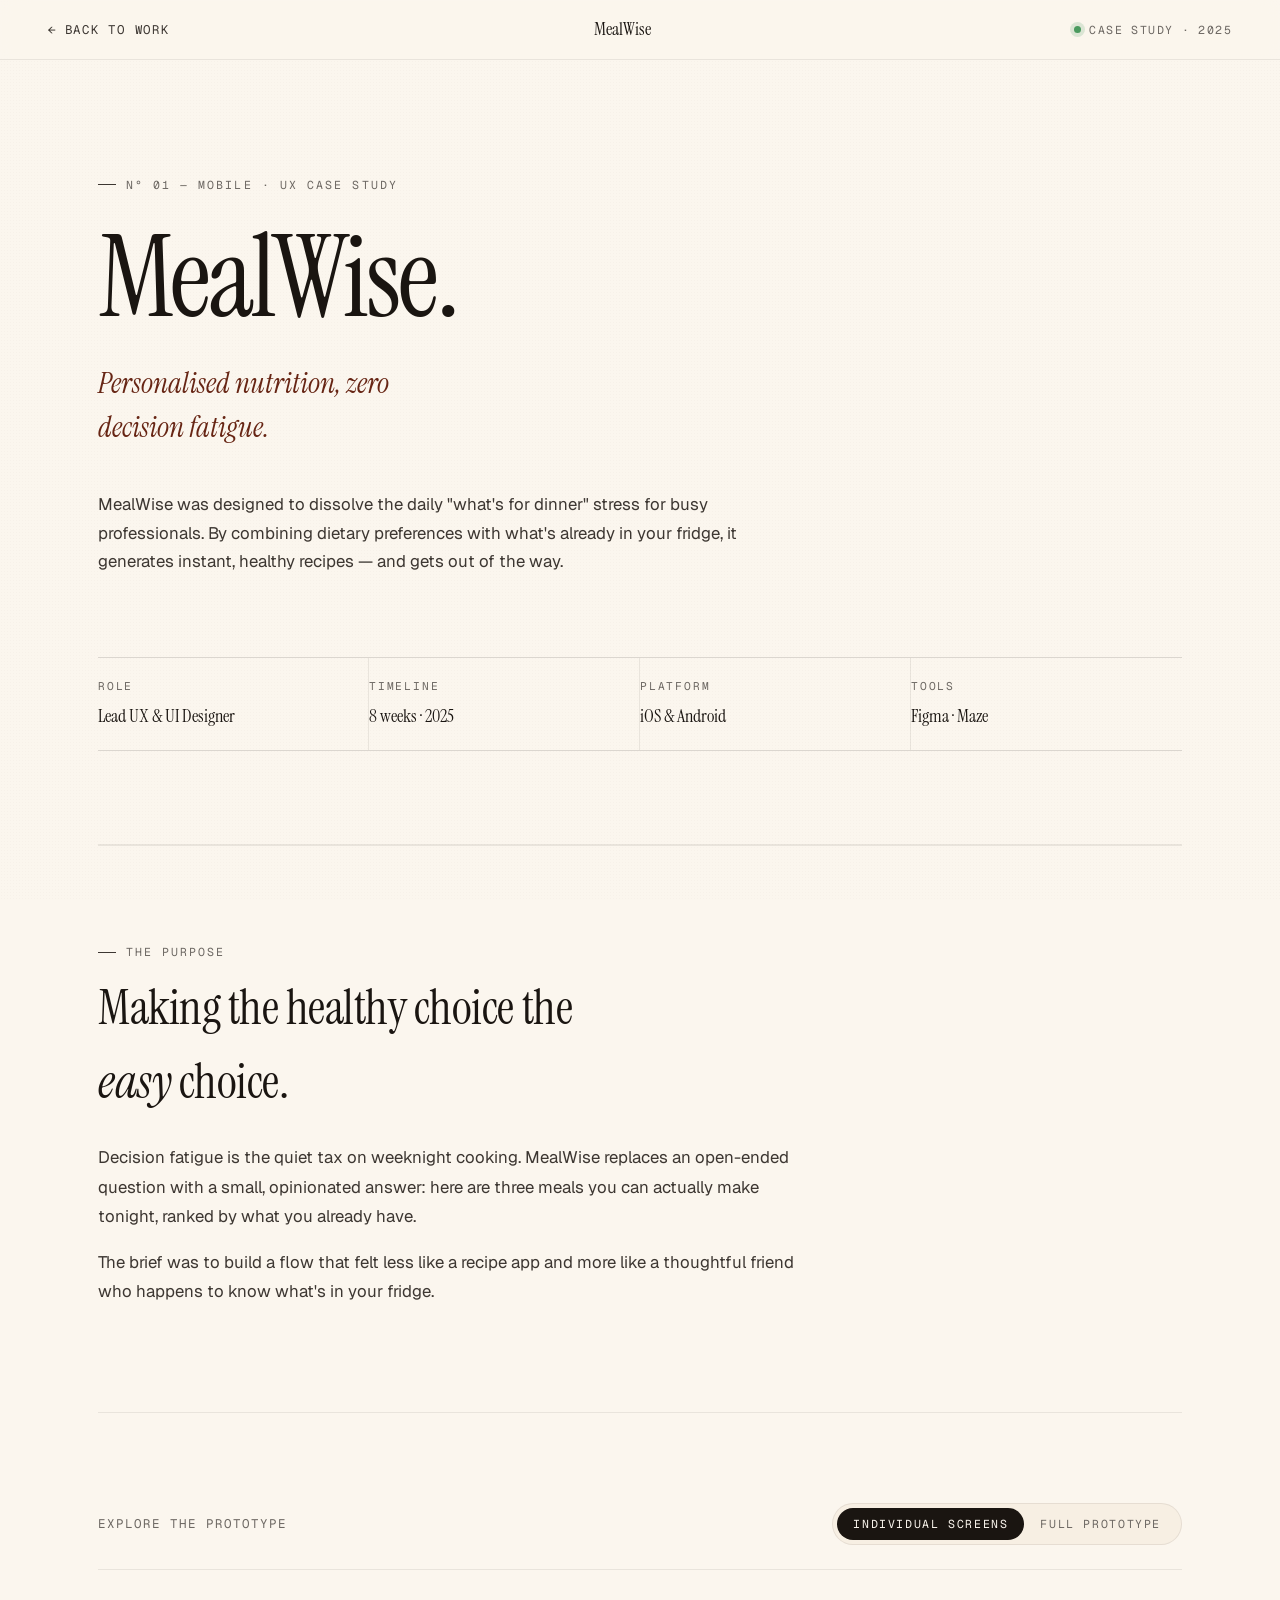
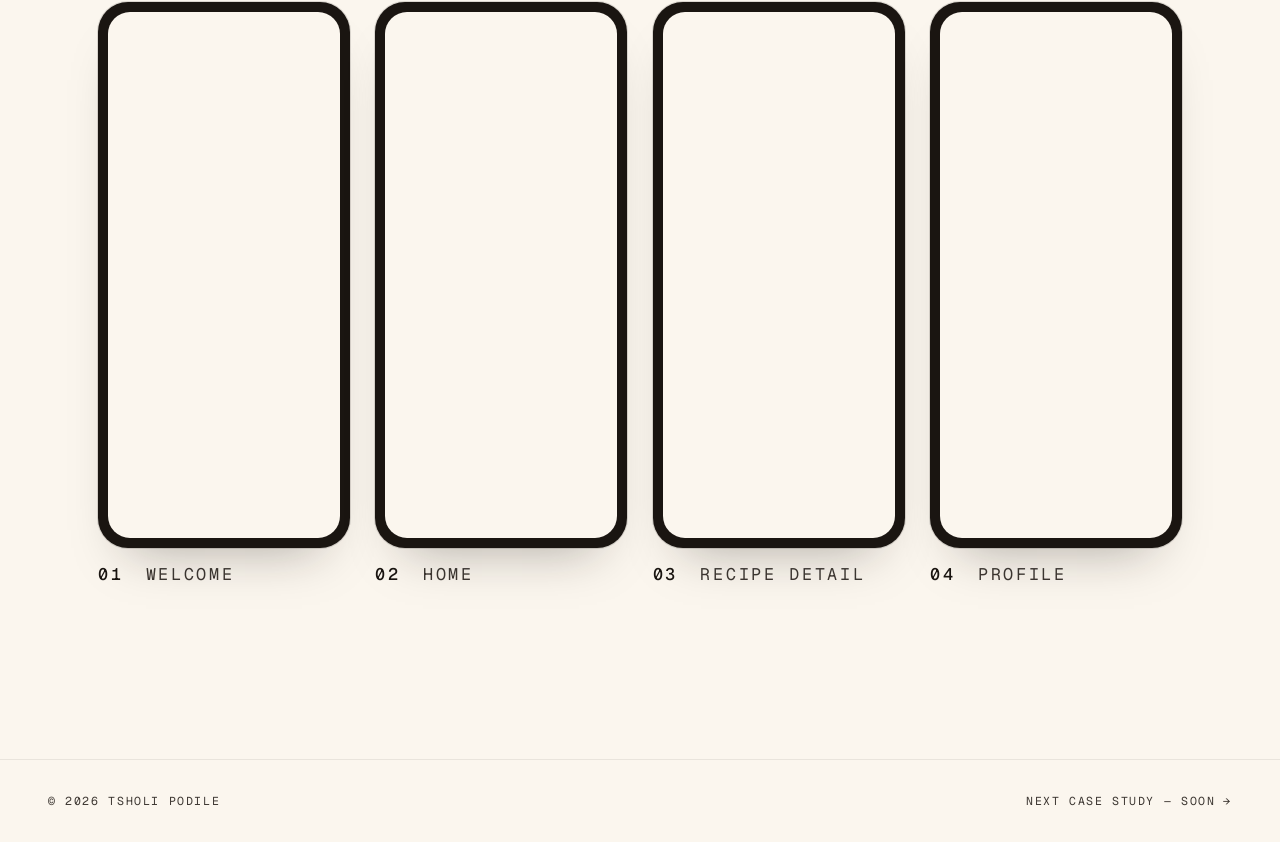
<file: mealwise.html>
<!DOCTYPE html>
<html lang="en">
<head>
  <meta charset="UTF-8">
  <meta name="viewport" content="width=device-width, initial-scale=1.0">
  <title>MealWise — Case Study · Tsholi Podile</title>
  <link rel="preconnect" href="https://fonts.googleapis.com">
  <link rel="preconnect" href="https://fonts.gstatic.com" crossorigin>
  <link href="https://fonts.googleapis.com/css2?family=Geist+Mono:wght@400;500&family=Geist:wght@400;500;600&family=Instrument+Serif:ital@0;1&display=swap" rel="stylesheet">
  <link rel="stylesheet" href="style.css">
  <script src="script.js" defer></script>
</head>
<body class="case-body">

  <header class="case-nav">
    <a href="index.html" class="back">
      <span class="arrow" aria-hidden="true">←</span>
      Back to work
    </a>
    <span class="case-title">MealWise</span>
    <span class="nav-status">
      <span class="status-dot" aria-hidden="true"></span>
      <span>Case study · 2025</span>
    </span>
  </header>

  <main class="case-container">

    <section class="case-hero">
      <span class="eyebrow">N° 01 — Mobile · UX Case Study</span>
      <h1>MealWise.</h1>
      <p class="tagline">Personalised nutrition, <em>zero decision fatigue.</em></p>
      <p class="lead">
        MealWise was designed to dissolve the daily "what's for dinner" stress
        for busy professionals. By combining dietary preferences with what's
        already in your fridge, it generates instant, healthy recipes — and
        gets out of the way.
      </p>

      <dl class="case-facts">
        <div>
          <dt>Role</dt>
          <dd>Lead UX & UI Designer</dd>
        </div>
        <div>
          <dt>Timeline</dt>
          <dd>8 weeks · 2025</dd>
        </div>
        <div>
          <dt>Platform</dt>
          <dd>iOS &amp; Android</dd>
        </div>
        <div>
          <dt>Tools</dt>
          <dd>Figma · Maze</dd>
        </div>
      </dl>
    </section>

    <section class="case-section">
      <span class="eyebrow">The Purpose</span>
      <h2>Making the healthy choice the <em>easy</em> choice.</h2>
      <p>
        Decision fatigue is the quiet tax on weeknight cooking. MealWise
        replaces an open-ended question with a small, opinionated answer:
        here are three meals you can actually make tonight, ranked by what
        you already have.
      </p>
      <p>
        The brief was to build a flow that felt less like a recipe app and
        more like a thoughtful friend who happens to know what's in your
        fridge.
      </p>
    </section>

    <section class="case-section">
      <div class="view-switcher">
        <span class="label">Explore the prototype</span>
        <div class="toggle-group" role="tablist">
          <button class="active" data-view="grid" role="tab">Individual screens</button>
          <button data-view="proto" role="tab">Full prototype</button>
        </div>
      </div>

      <div id="staticScreens" class="screen-grid">
        <div class="embed-card">
          <div class="phone-frame">
            <iframe src="https://www.figma.com/embed?embed_host=share&url=https://www.figma.com/design/zm5qPM3ypKiXLVKnBFITBz/MealWise--Copy-?node-id=670-266&t=kK4HNECKpe9uZLGv-4" allowfullscreen></iframe>
          </div>
          <p class="embed-caption"><b>01</b> Welcome</p>
        </div>
        <div class="embed-card">
          <div class="phone-frame">
            <iframe src="https://www.figma.com/embed?embed_host=share&url=https://www.figma.com/design/zm5qPM3ypKiXLVKnBFITBz/MealWise--Copy-?node-id=670-3616&t=kK4HNECKpe9uZLGv-4" allowfullscreen></iframe>
          </div>
          <p class="embed-caption"><b>02</b> Home</p>
        </div>
        <div class="embed-card">
          <div class="phone-frame">
            <iframe src="https://www.figma.com/embed?embed_host=share&url=https://www.figma.com/design/zm5qPM3ypKiXLVKnBFITBz/MealWise--Copy-?node-id=670-1988&t=r9uacUH4hNelEDrf-4" allowfullscreen></iframe>
          </div>
          <p class="embed-caption"><b>03</b> Recipe Detail</p>
        </div>
        <div class="embed-card">
          <div class="phone-frame">
            <iframe src="https://www.figma.com/embed?embed_host=share&url=https://www.figma.com/design/zm5qPM3ypKiXLVKnBFITBz/MealWise--Copy-?node-id=670-329&t=r9uacUH4hNelEDrf-4" allowfullscreen></iframe>
          </div>
          <p class="embed-caption"><b>04</b> Profile</p>
        </div>
      </div>

      <div id="livePrototype" class="full-proto">
        <div class="proto-frame">
          <iframe src="https://www.figma.com/embed?embed_host=share&url=https://www.figma.com/design/zm5qPM3ypKiXLVKnBFITBz/MealWise--Copy-?node-id=670-264&p=f&t=UZXl7jzB2lswi82T-0" allowfullscreen></iframe>
        </div>
      </div>
    </section>

  </main>

  <footer class="footer">
    <a href="index.html" class="back-to-top">© 2026 Tsholi Podile</a>
    <a href="#" class="back-to-top">Next case study — soon <span aria-hidden="true">→</span></a>
  </footer>

</body>
</html>
</file>
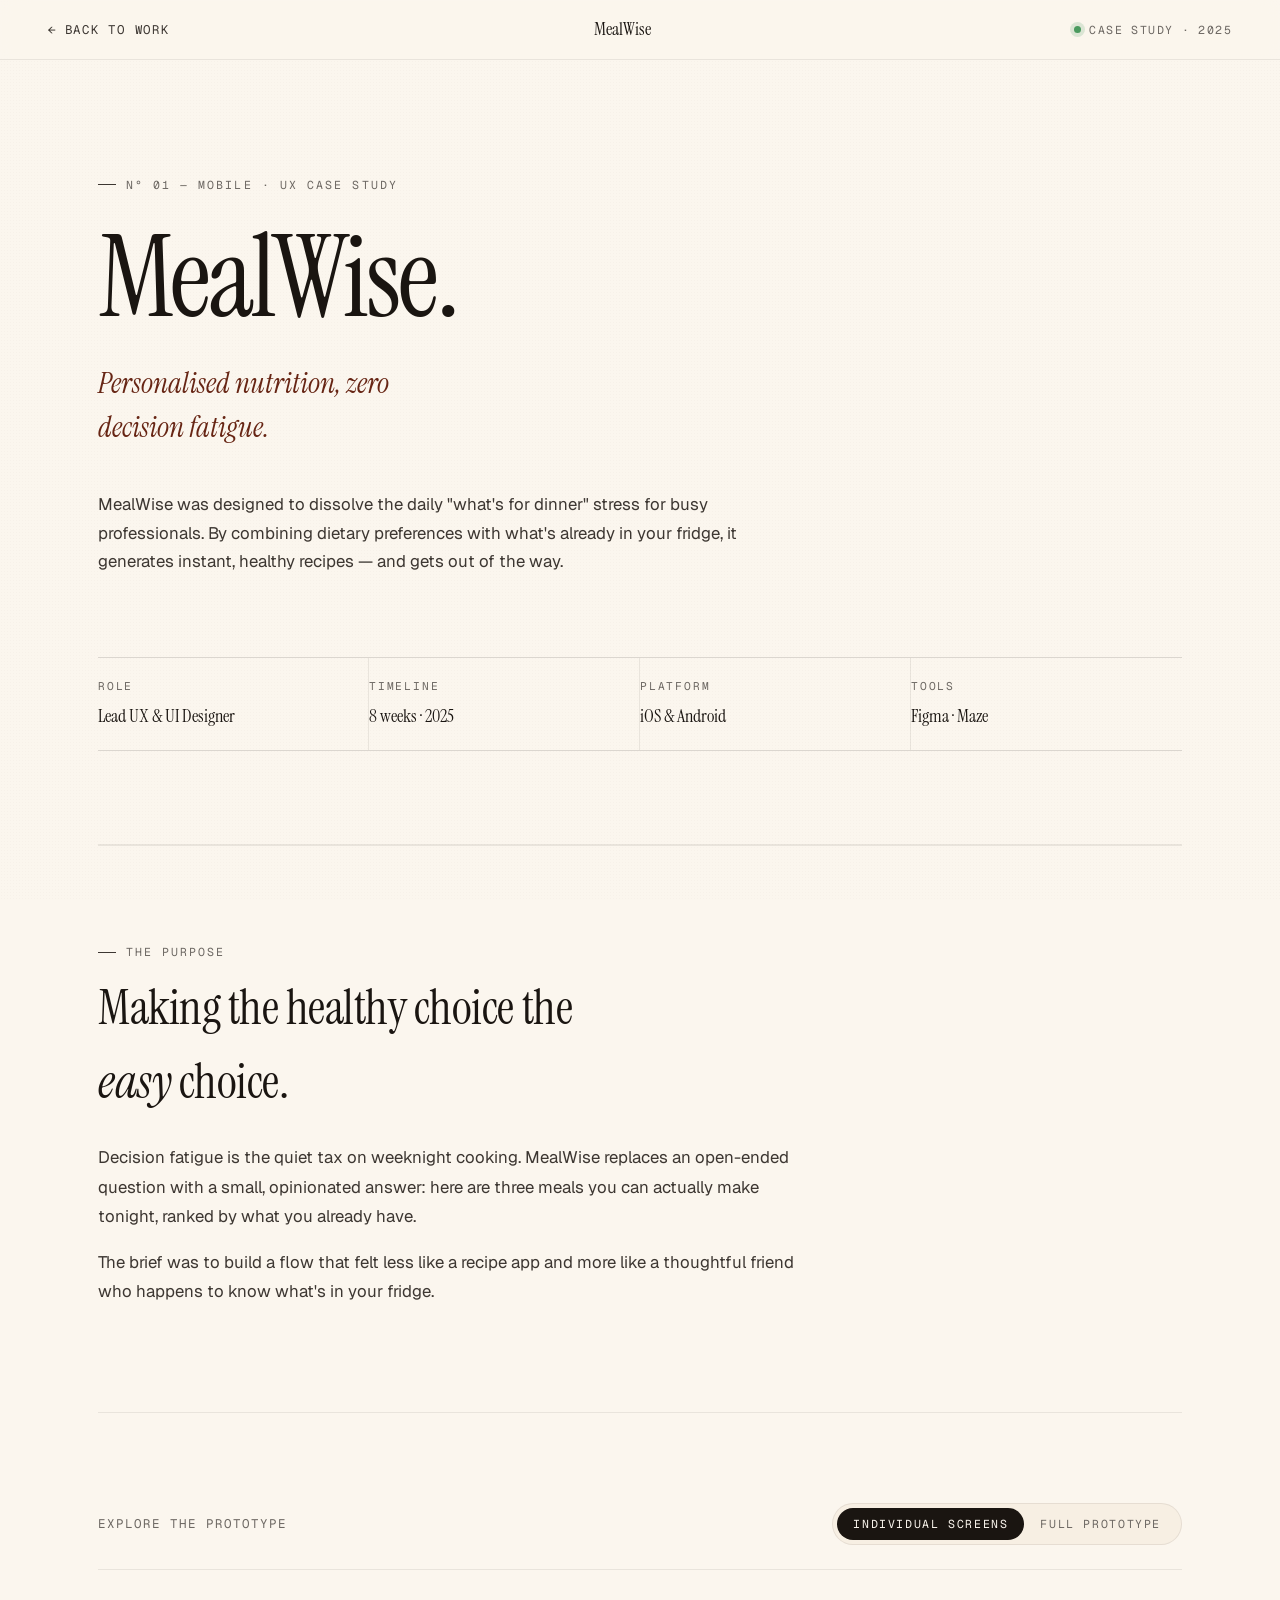
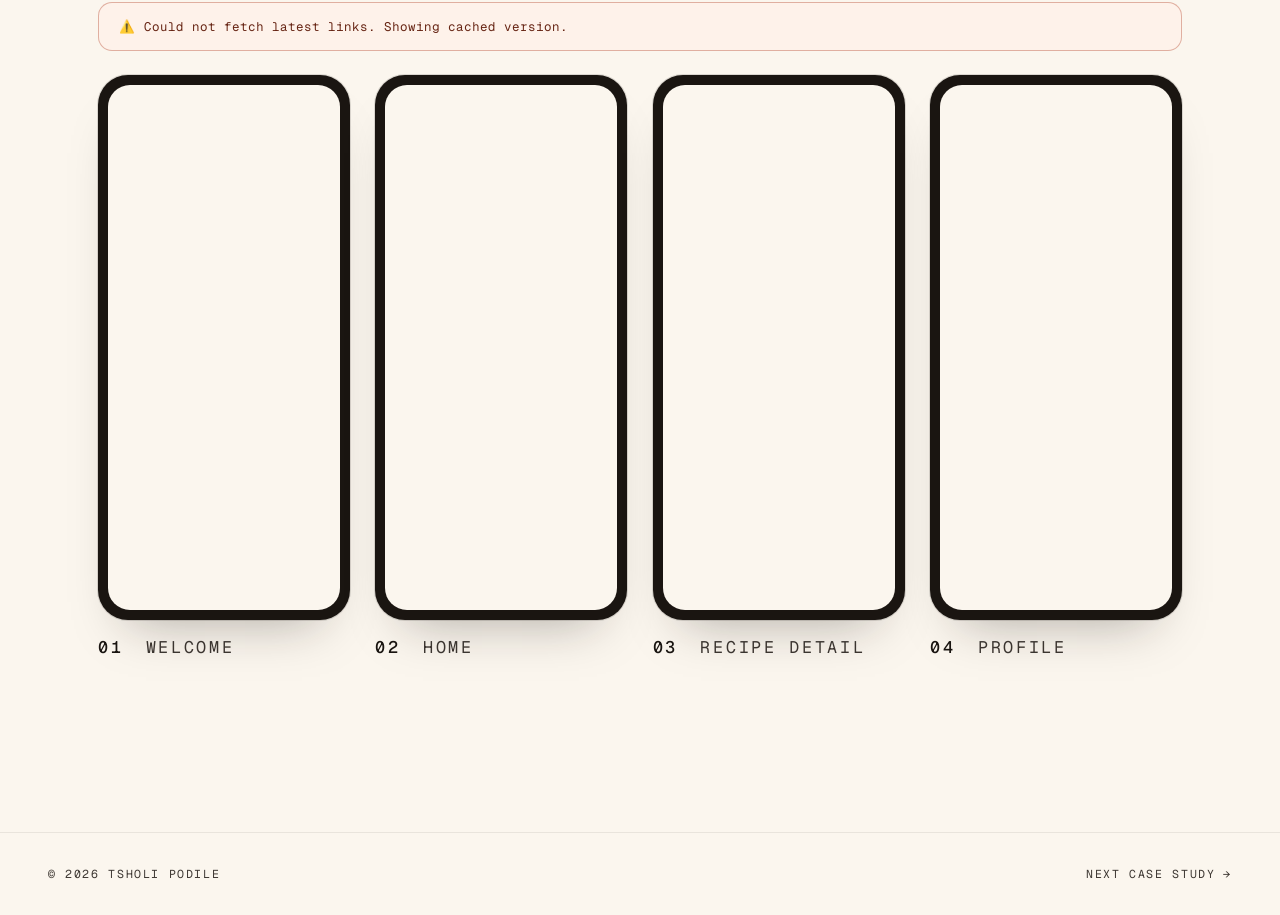
<file: projects/mealwise.html>
<!DOCTYPE html>
<html lang="en">
<head>
  <meta charset="UTF-8">
  <meta name="viewport" content="width=device-width, initial-scale=1.0">
  <title>MealWise - Case Study · Tsholi Podile</title>
  <link rel="preconnect" href="https://fonts.googleapis.com">
  <link rel="preconnect" href="https://fonts.gstatic.com" crossorigin>
  <link href="https://fonts.googleapis.com/css2?family=Geist+Mono:wght@400;500&family=Geist:wght@400;500;600&family=Instrument+Serif:ital@0;1&display=swap" rel="stylesheet">
  <link rel="stylesheet" href="../style.css">
  <script src="../script.js" defer></script>
  <script src="../link-loader.js" defer></script>
</head>
<body class="case-body">

  <header class="case-nav">
    <a href="../index.html" class="back">
      <span class="arrow" aria-hidden="true">←</span>
      Back to work
    </a>
    <span class="case-title">MealWise</span>
    <span class="nav-status">
      <span class="status-dot" aria-hidden="true"></span>
      <span>Case study · 2025</span>
    </span>
  </header>

  <main class="case-container">

    <section class="case-hero">
      <span class="eyebrow">N° 01 — Mobile · UX Case Study</span>
      <h1>MealWise.</h1>
      <p class="tagline">Personalised nutrition, <em>zero decision fatigue.</em></p>
      <p class="lead">
        MealWise was designed to dissolve the daily "what's for dinner" stress
        for busy professionals. By combining dietary preferences with what's
        already in your fridge, it generates instant, healthy recipes — and
        gets out of the way.
      </p>

      <dl class="case-facts">
        <div>
          <dt>Role</dt>
          <dd>Lead UX & UI Designer</dd>
        </div>
        <div>
          <dt>Timeline</dt>
          <dd>8 weeks · 2025</dd>
        </div>
        <div>
          <dt>Platform</dt>
          <dd>iOS &amp; Android</dd>
        </div>
        <div>
          <dt>Tools</dt>
          <dd>Figma · Maze</dd>
        </div>
      </dl>
    </section>

    <section class="case-section">
      <span class="eyebrow">The Purpose</span>
      <h2>Making the healthy choice the <em>easy</em> choice.</h2>
      <p>
        Decision fatigue is the quiet tax on weeknight cooking. MealWise
        replaces an open-ended question with a small, opinionated answer:
        here are three meals you can actually make tonight, ranked by what
        you already have.
      </p>
      <p>
        The brief was to build a flow that felt less like a recipe app and
        more like a thoughtful friend who happens to know what's in your
        fridge.
      </p>
    </section>

    <section class="case-section">
      <div class="view-switcher">
        <span class="label">Explore the prototype</span>
        <div class="toggle-group" role="tablist">
          <button class="active" data-view="grid" role="tab">Individual screens</button>
          <button data-view="proto" role="tab">Full prototype</button>
        </div>
      </div>

      <!-- Link fetch error notification -->
      <div id="linkErrorNotification" class="link-error-notification" style="display: none;">
        <span>⚠️ Could not fetch latest links. Showing cached version.</span>
      </div>

      <div id="staticScreens" class="screen-grid">
        <div class="embed-card">
          <div class="phone-frame">
            <iframe data-project="mealwise" data-link-id="welcome" src="https://www.figma.com/embed?embed_host=share&url=https://www.figma.com/design/4PselXuIjc6ZFeIxGfNFRE/Team-MealWise?node-id=136-136&t=LrBKt4qSZIrKrhX2-4" allowfullscreen></iframe>
          </div>
          <p class="embed-caption"><b>01</b> Welcome</p>
        </div>
        <div class="embed-card">
          <div class="phone-frame">
            <iframe data-project="mealwise" data-link-id="home" src="https://www.figma.com/embed?embed_host=share&url=https://www.figma.com/design/4PselXuIjc6ZFeIxGfNFRE/Team-MealWise?node-id=528-453&t=LrBKt4qSZIrKrhX2-4" allowfullscreen></iframe>
          </div>
          <p class="embed-caption"><b>02</b> Home</p>
        </div>
        <div class="embed-card">
          <div class="phone-frame">
            <iframe data-project="mealwise" data-link-id="recipe-detail" src="https://www.figma.com/embed?embed_host=share&url=https://www.figma.com/design/4PselXuIjc6ZFeIxGfNFRE/Team-MealWise?node-id=209-475&t=LrBKt4qSZIrKrhX2-4" allowfullscreen></iframe>
          </div>
          <p class="embed-caption"><b>03</b> Recipe Detail</p>
        </div>
        <div class="embed-card">
          <div class="phone-frame">
            <iframe data-project="mealwise" data-link-id="profile" src="https://www.figma.com/embed?embed_host=share&url=https://www.figma.com/design/4PselXuIjc6ZFeIxGfNFRE/Team-MealWise?node-id=207-179&t=LrBKt4qSZIrKrhX2-4" allowfullscreen></iframe>
          </div>
          <p class="embed-caption"><b>04</b> Profile</p>
        </div>
      </div>

      <div id="livePrototype" class="full-proto">
        <div class="proto-frame">
          <iframe data-project="mealwise" data-link-id="full-prototype" src="https://www.figma.com/embed?embed_host=share&url=https://www.figma.com/design/4PselXuIjc6ZFeIxGfNFRE/Team-MealWise?node-id=0-1&t=w69aDcmFQO9SPaUw-1" allowfullscreen></iframe>
        </div>
      </div>
    </section>

  </main>

  <footer class="footer">
    <a href="../index.html" class="back-to-top">© 2026 Tsholi Podile</a>
    <a href="#" class="back-to-top">Next case study<span aria-hidden="true">→</span></a>
  </footer>

</body>
</html>
</file>
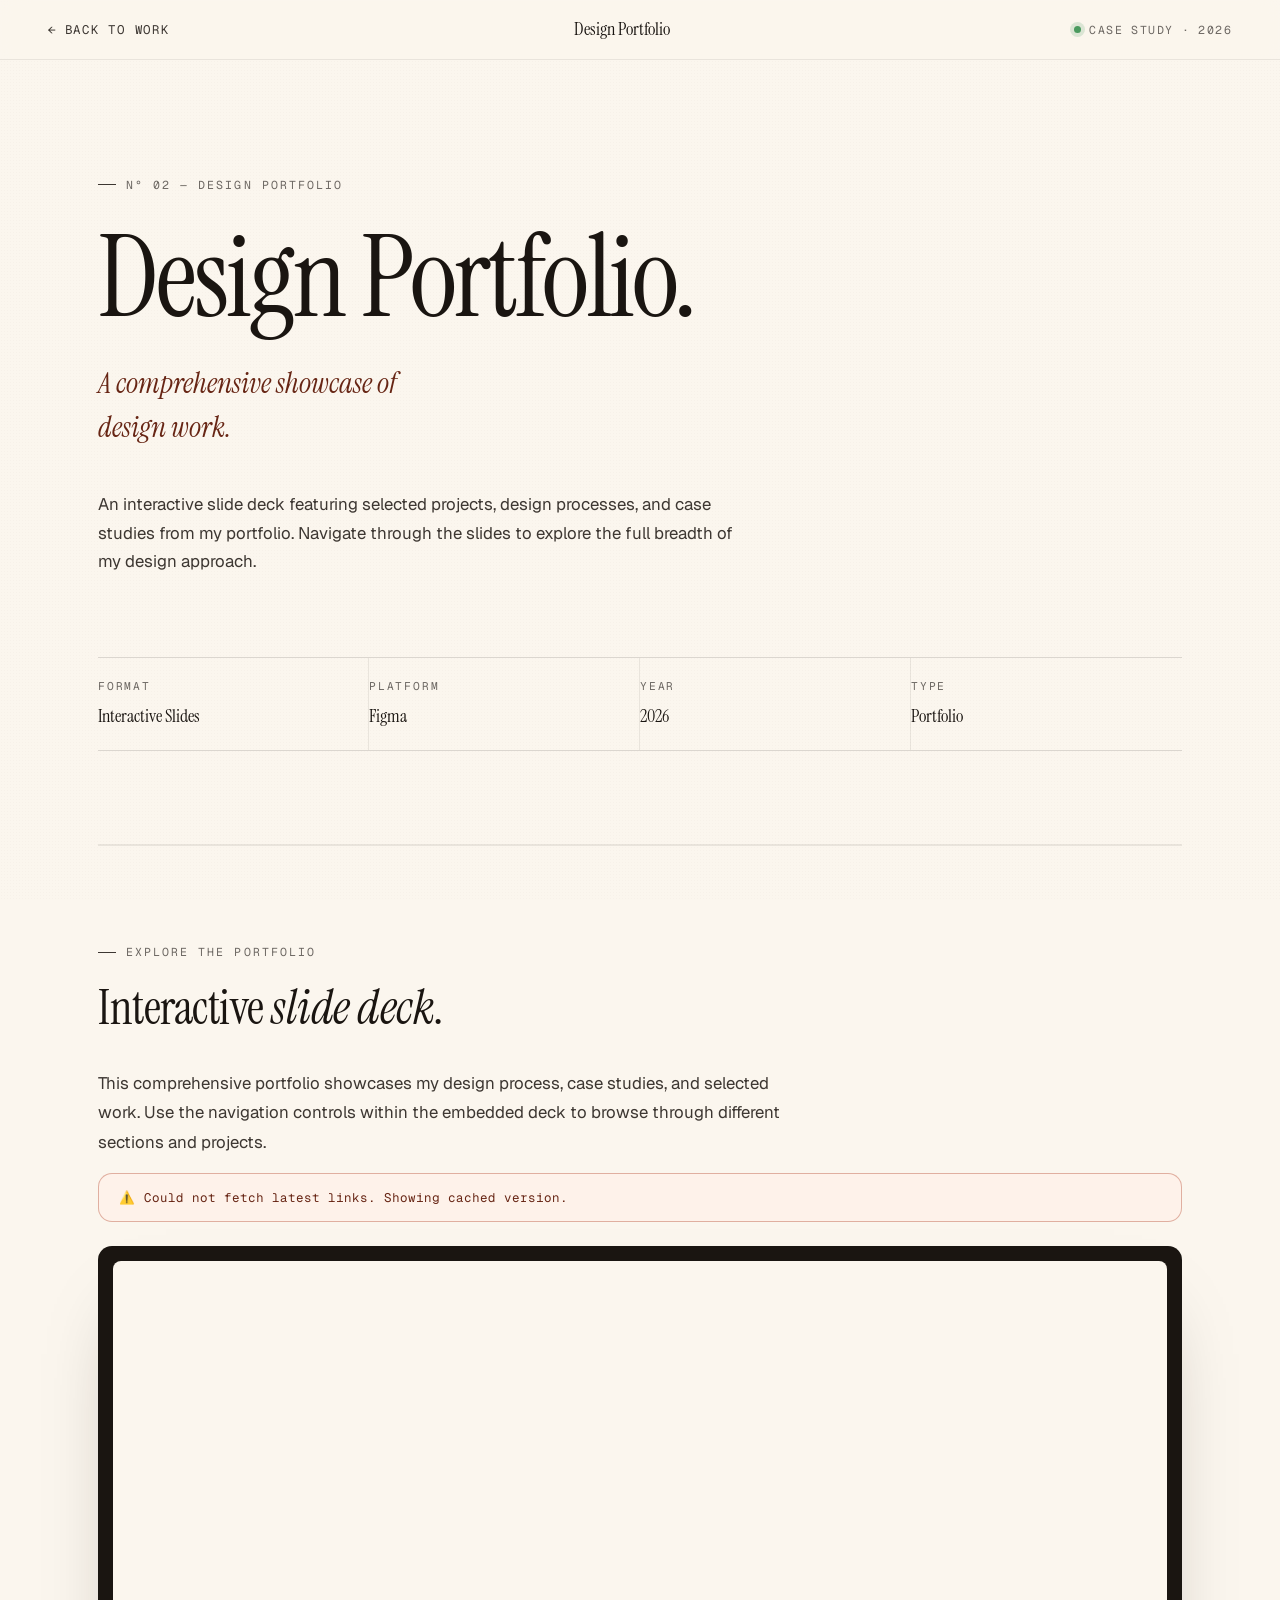
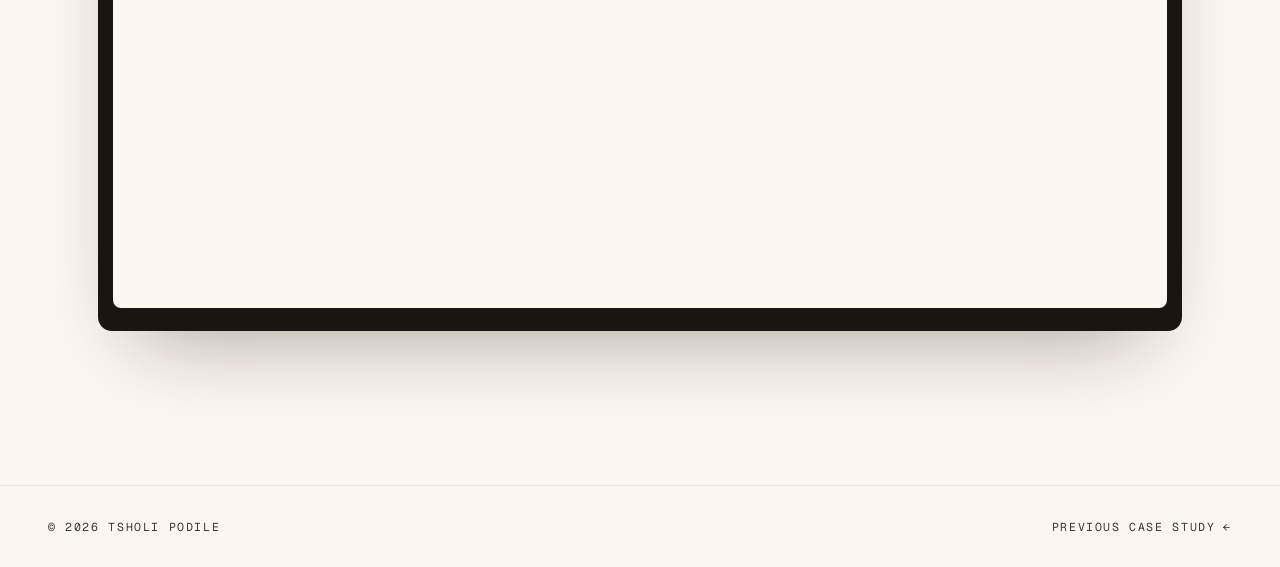
<file: projects/portfolio.html>
<!DOCTYPE html>
<html lang="en">
<head>
  <meta charset="UTF-8">
  <meta name="viewport" content="width=device-width, initial-scale=1.0">
  <title>Design Portfolio — Case Study · Tsholi Podile</title>
  <link rel="preconnect" href="https://fonts.googleapis.com">
  <link rel="preconnect" href="https://fonts.gstatic.com" crossorigin>
  <link href="https://fonts.googleapis.com/css2?family=Geist+Mono:wght@400;500&family=Geist:wght@400;500;600&family=Instrument+Serif:ital@0;1&display=swap" rel="stylesheet">
  <link rel="stylesheet" href="../style.css">
  <script src="../script.js" defer></script>
  <script src="../link-loader.js" defer></script>
</head>
<body class="case-body">

  <header class="case-nav">
    <a href="../index.html" class="back">
      <span class="arrow" aria-hidden="true">←</span>
      Back to work
    </a>
    <span class="case-title">Design Portfolio</span>
    <span class="nav-status">
      <span class="status-dot" aria-hidden="true"></span>
      <span>Case study · 2026</span>
    </span>
  </header>

  <main class="case-container">

    <section class="case-hero">
      <span class="eyebrow">N° 02 — Design Portfolio</span>
      <h1>Design Portfolio.</h1>
      <p class="tagline">A comprehensive showcase of <em>design work</em>.</p>
      <p class="lead">
        An interactive slide deck featuring selected projects, design processes,
        and case studies from my portfolio. Navigate through the slides to explore
        the full breadth of my design approach.
      </p>

      <dl class="case-facts">
        <div>
          <dt>Format</dt>
          <dd>Interactive Slides</dd>
        </div>
        <div>
          <dt>Platform</dt>
          <dd>Figma</dd>
        </div>
        <div>
          <dt>Year</dt>
          <dd>2026</dd>
        </div>
        <div>
          <dt>Type</dt>
          <dd>Portfolio</dd>
        </div>
      </dl>
    </section>

    <section class="case-section">
      <span class="eyebrow">Explore the Portfolio</span>
      <h2>Interactive <em>slide deck</em>.</h2>
      <p>
        This comprehensive portfolio showcases my design process, case studies,
        and selected work. Use the navigation controls within the embedded deck
        to browse through different sections and projects.
      </p>

      <!-- Link fetch error notification -->
      <div id="linkErrorNotification" class="link-error-notification" style="display: none;">
        <span>⚠️ Could not fetch latest links. Showing cached version.</span>
      </div>

      <div class="full-proto active">
        <div class="proto-frame">
          <iframe data-project="portfolio" data-link-id="slide-deck" src="https://www.figma.com/embed?embed_host=share&url=https://www.figma.com/deck/pPRuRmG66E41s5Xi19b7Z4/Design-Portfolio?node-id=1-445&t=LB3F7eO8eP0B32o0-1" allowfullscreen></iframe>
        </div>
      </div>
    </section>

  </main>

  <footer class="footer">
    <a href="../index.html" class="back-to-top">© 2026 Tsholi Podile</a>
    <a href="mealwise.html" class="back-to-top">Previous case study <span aria-hidden="true">←</span></a>
  </footer>

</body>
</html>
</file>
<file: style.css>
/* =========================================================
   Tsholi Podile — Portfolio
   Editorial minimal: warm paper, deep ink, terracotta accent
   ========================================================= */

:root {
  /* Palette */
  --paper:        oklch(0.975 0.012 80);   /* warm cream */
  --paper-2:      oklch(0.955 0.018 75);   /* slightly deeper paper */
  --ink:          oklch(0.20 0.012 60);    /* warm near-black */
  --ink-soft:     oklch(0.34 0.012 60);
  --muted:        oklch(0.52 0.010 60);
  --hairline:     oklch(0.20 0.012 60 / 0.14);
  --hairline-2:   oklch(0.20 0.012 60 / 0.08);
  --accent:       oklch(0.55 0.14 35);     /* terracotta */
  --accent-ink:   oklch(0.36 0.10 35);

  /* Type */
  --serif: 'Instrument Serif', 'Cormorant Garamond', Georgia, 'Times New Roman', serif;
  --sans:  'Geist', ui-sans-serif, system-ui, -apple-system, 'Helvetica Neue', Arial, sans-serif;
  --mono:  'Geist Mono', ui-monospace, 'SFMono-Regular', Menlo, monospace;

  /* Sizing */
  --max:      1280px;
  --gutter:   clamp(1.25rem, 4vw, 3rem);
  --section:  clamp(5rem, 10vw, 9rem);
  --radius:   14px;
}

* { box-sizing: border-box; }
html, body { margin: 0; padding: 0; }
html { scroll-behavior: smooth; }

body {
  background: var(--paper);
  color: var(--ink);
  font-family: var(--sans);
  font-size: 16px;
  line-height: 1.55;
  -webkit-font-smoothing: antialiased;
  text-rendering: optimizeLegibility;
  overflow-x: hidden;
}

/* Subtle paper grain — adds depth without being noticeable */
body::before {
  content: "";
  position: fixed;
  inset: 0;
  pointer-events: none;
  z-index: 1;
  background-image: radial-gradient(oklch(0.20 0.012 60 / 0.035) 1px, transparent 1px);
  background-size: 3px 3px;
  mix-blend-mode: multiply;
  opacity: 0.45;
}

a { color: inherit; text-decoration: none; }
img { display: block; max-width: 100%; }

::selection { background: var(--accent); color: var(--paper); }

/* ----- Layout primitives ----- */
.container {
  width: 100%;
  max-width: var(--max);
  margin: 0 auto;
  padding-inline: var(--gutter);
}

.section {
  padding-block: var(--section);
  position: relative;
}

.section + .section {
  border-top: 1px solid var(--hairline-2);
}

/* Section eyebrow — small caps mono numbering */
.eyebrow {
  font-family: var(--mono);
  font-size: 0.72rem;
  letter-spacing: 0.18em;
  text-transform: uppercase;
  color: var(--muted);
  display: inline-flex;
  align-items: center;
  gap: 0.6rem;
}
.eyebrow::before {
  content: "";
  width: 18px;
  height: 1px;
  background: var(--ink-soft);
  display: inline-block;
}

.section-title {
  font-family: var(--serif);
  font-weight: 400;
  font-size: clamp(2rem, 4.6vw, 3.4rem);
  line-height: 1.05;
  letter-spacing: -0.01em;
  color: var(--ink);
  margin: 0.9rem 0 0;
}
.section-title em {
  font-style: italic;
  color: var(--accent-ink);
}

/* ============================ NAV ============================ */
.nav {
  position: fixed;
  inset: 0 0 auto 0;
  z-index: 50;
  display: flex;
  align-items: center;
  justify-content: space-between;
  padding: 1rem var(--gutter);
  background: oklch(0.975 0.012 80 / 0.78);
  backdrop-filter: saturate(140%) blur(14px);
  -webkit-backdrop-filter: saturate(140%) blur(14px);
  border-bottom: 1px solid var(--hairline-2);
}

.brand {
  font-family: var(--serif);
  font-size: 1.15rem;
  letter-spacing: 0.01em;
  display: inline-flex;
  align-items: baseline;
  gap: 0.5rem;
}
.brand .dot {
  width: 6px; height: 6px; border-radius: 999px;
  background: var(--accent);
  display: inline-block;
  transform: translateY(-2px);
  box-shadow: 0 0 0 4px oklch(0.55 0.14 35 / 0.12);
}

.nav-links {
  list-style: none; margin: 0; padding: 0;
  display: flex; gap: clamp(1rem, 2.5vw, 2rem);
  align-items: center;
}
.nav-links a {
  font-family: var(--mono);
  font-size: 0.78rem;
  letter-spacing: 0.12em;
  text-transform: uppercase;
  color: var(--ink-soft);
  padding: 0.4rem 0;
  position: relative;
  transition: color 0.2s ease;
}
.nav-links a::after {
  content: "";
  position: absolute;
  left: 0; right: 0; bottom: 0;
  height: 1px;
  background: currentColor;
  transform: scaleX(0);
  transform-origin: left;
  transition: transform 0.3s ease;
}
.nav-links a:hover { color: var(--ink); }
.nav-links a:hover::after { transform: scaleX(1); }

.nav-status {
  display: inline-flex; align-items: center; gap: 0.5rem;
  font-family: var(--mono);
  font-size: 0.72rem;
  letter-spacing: 0.12em;
  text-transform: uppercase;
  color: var(--muted);
}
.status-dot {
  width: 7px; height: 7px; border-radius: 999px;
  background: oklch(0.62 0.12 150);
  box-shadow: 0 0 0 4px oklch(0.62 0.12 150 / 0.18);
  animation: pulse 2.4s ease-in-out infinite;
}
@keyframes pulse {
  0%, 100% { box-shadow: 0 0 0 4px oklch(0.62 0.12 150 / 0.18); }
  50%      { box-shadow: 0 0 0 8px oklch(0.62 0.12 150 / 0.04); }
}

.hamburger { display: none; background: none; border: 0; cursor: pointer; padding: 0.5rem; }
.hamburger span {
  display: block; width: 22px; height: 1.5px;
  background: var(--ink); margin: 4px 0;
  transition: transform 0.25s ease, opacity 0.2s ease;
}
.hamburger.is-open span:nth-child(1) { transform: translateY(5.5px) rotate(45deg); }
.hamburger.is-open span:nth-child(2) { opacity: 0; }
.hamburger.is-open span:nth-child(3) { transform: translateY(-5.5px) rotate(-45deg); }

/* ============================ HERO ============================ */
.hero {
  padding-top: clamp(8rem, 16vw, 12rem);
  padding-bottom: clamp(3rem, 6vw, 5rem);
  position: relative;
}

.hero-grid {
  display: grid;
  grid-template-columns: minmax(0, 1fr);
  gap: clamp(2rem, 4vw, 3.5rem);
}

.hero h1 {
  font-family: var(--serif);
  font-weight: 400;
  font-size: clamp(2.6rem, 7.2vw, 6.2rem);
  line-height: 0.98;
  letter-spacing: -0.02em;
  margin: 1.2rem 0 0;
  max-width: 18ch;
  color: var(--ink);
  text-wrap: balance;
}
.hero h1 em {
  font-style: italic;
  color: var(--accent-ink);
}

.hero-lead {
  margin-top: 1.6rem;
  max-width: 48ch;
  font-size: clamp(1rem, 1.2vw, 1.125rem);
  color: var(--ink-soft);
  line-height: 1.6;
}

.hero-actions {
  display: flex; flex-wrap: wrap; gap: 0.7rem;
  margin-top: 2rem;
}

.btn {
  display: inline-flex; align-items: center; gap: 0.6rem;
  padding: 0.85rem 1.3rem;
  border-radius: 999px;
  font-family: var(--mono);
  font-size: 0.78rem;
  letter-spacing: 0.12em;
  text-transform: uppercase;
  border: 1px solid transparent;
  cursor: pointer;
  transition: transform 0.2s ease, background-color 0.2s ease, color 0.2s ease, border-color 0.2s ease;
  will-change: transform;
}
.btn .arrow { transition: transform 0.25s ease; }
.btn:hover .arrow { transform: translateX(4px); }

.btn-primary {
  background: var(--ink);
  color: var(--paper);
  border-color: var(--ink);
}
.btn-primary:hover { background: var(--accent-ink); border-color: var(--accent-ink); }

.btn-ghost {
  background: transparent;
  color: var(--ink);
  border-color: var(--hairline);
}
.btn-ghost:hover { border-color: var(--ink); }

/* Hero meta strip — like a magazine masthead colophon */
.hero-meta {
  margin-top: clamp(3rem, 6vw, 5rem);
  border-top: 1px solid var(--hairline);
  border-bottom: 1px solid var(--hairline);
  display: grid;
  grid-template-columns: repeat(4, 1fr);
  gap: 0;
}
.hero-meta > div {
  padding: 1.25rem 1.25rem 1.25rem 0;
  border-right: 1px solid var(--hairline-2);
}
.hero-meta > div:last-child { border-right: 0; padding-right: 0; }
.hero-meta dt {
  font-family: var(--mono);
  font-size: 0.68rem;
  letter-spacing: 0.16em;
  text-transform: uppercase;
  color: var(--muted);
  margin-bottom: 0.4rem;
}
.hero-meta dd {
  margin: 0;
  font-family: var(--serif);
  font-size: clamp(1rem, 1.4vw, 1.25rem);
  color: var(--ink);
  line-height: 1.25;
}

/* ============================ PHILOSOPHY ============================ */
.philosophy {
  display: grid;
  grid-template-columns: 1fr;
  gap: clamp(2rem, 4vw, 3rem);
  margin-top: clamp(2rem, 4vw, 3rem);
}

.pullquote {
  font-family: var(--serif);
  font-weight: 400;
  font-size: clamp(1.6rem, 3.4vw, 2.6rem);
  line-height: 1.18;
  letter-spacing: -0.005em;
  color: var(--ink);
  margin: 0;
  text-wrap: balance;
}
.pullquote em { font-style: italic; color: var(--accent-ink); }

.philosophy-body {
  display: grid;
  grid-template-columns: 1fr 1fr;
  gap: clamp(1.5rem, 3vw, 2.5rem);
  font-size: 1.02rem;
  color: var(--ink-soft);
  line-height: 1.7;
  max-width: 64ch;
}
.philosophy-body p { margin: 0; }

/* ============================ PROCESS ============================ */
.process-grid {
  display: grid;
  grid-template-columns: repeat(4, 1fr);
  gap: clamp(1.25rem, 2.5vw, 2.5rem);
  margin-top: clamp(2.5rem, 5vw, 4rem);
}
.process-card {
  padding-top: 1.25rem;
  border-top: 1px solid var(--ink);
  position: relative;
}
.process-card .num {
  font-family: var(--mono);
  font-size: 0.78rem;
  letter-spacing: 0.18em;
  color: var(--muted);
}
.process-card h3 {
  font-family: var(--serif);
  font-weight: 400;
  font-style: italic;
  font-size: clamp(1.5rem, 2vw, 1.9rem);
  margin: 0.5rem 0 0.75rem;
  color: var(--ink);
}
.process-card p {
  margin: 0;
  color: var(--ink-soft);
  font-size: 0.95rem;
  line-height: 1.6;
}

/* ============================ WORK ============================ */
.work-head {
  display: flex; align-items: end; justify-content: space-between;
  gap: 1rem; flex-wrap: wrap;
}
.work-head .count {
  font-family: var(--mono);
  font-size: 0.78rem;
  letter-spacing: 0.18em;
  color: var(--muted);
  text-transform: uppercase;
}

.work-list {
  margin-top: clamp(2.5rem, 5vw, 4rem);
  display: grid;
  gap: clamp(1.5rem, 3vw, 2rem);
}

.work-card {
  display: grid;
  grid-template-columns: 1.05fr 1fr;
  gap: clamp(1.5rem, 4vw, 4rem);
  align-items: stretch;
  padding: clamp(1.25rem, 2.5vw, 1.75rem);
  border: 1px solid var(--hairline);
  border-radius: var(--radius);
  background: var(--paper-2);
  transition: transform 0.4s cubic-bezier(.2,.7,.2,1), box-shadow 0.4s ease, border-color 0.3s ease;
  position: relative;
  overflow: hidden;
}
.work-card:hover {
  transform: translateY(-4px);
  box-shadow: 0 30px 60px -30px oklch(0.20 0.012 60 / 0.18);
  border-color: var(--hairline);
}
.work-card .thumb {
  border-radius: 10px;
  overflow: hidden;
  aspect-ratio: 4/3;
  background:
    radial-gradient(120% 80% at 30% 20%, oklch(0.93 0.05 35) 0%, transparent 60%),
    radial-gradient(120% 80% at 80% 90%, oklch(0.88 0.08 70) 0%, transparent 55%),
    var(--paper);
  display: grid; place-items: center;
  border: 1px solid var(--hairline-2);
  position: relative;
}
.work-card .thumb img {
  width: 46%;
  max-width: 220px;
  filter: drop-shadow(0 14px 30px oklch(0.20 0.012 60 / 0.18));
  transition: transform 0.6s cubic-bezier(.2,.7,.2,1);
}
.work-card:hover .thumb img { transform: translateY(-6px) scale(1.02); }

.work-card .body { display: flex; flex-direction: column; padding: 0.75rem 0; }
.work-card .meta {
  display: flex; gap: 0.5rem; flex-wrap: wrap;
  font-family: var(--mono);
  font-size: 0.72rem;
  letter-spacing: 0.14em;
  text-transform: uppercase;
  color: var(--muted);
}
.work-card .meta span { display: inline-flex; gap: 0.5rem; }
.work-card .meta span + span::before { content: "·"; margin-right: 0.5rem; color: var(--hairline); }

.work-card h3 {
  font-family: var(--serif);
  font-weight: 400;
  font-size: clamp(2rem, 4vw, 3rem);
  line-height: 1;
  letter-spacing: -0.015em;
  margin: 0.6rem 0 0.75rem;
}
.work-card p {
  color: var(--ink-soft);
  font-size: 1rem;
  line-height: 1.6;
  margin: 0;
  max-width: 42ch;
}
.work-card .view {
  margin-top: auto;
  padding-top: 1.5rem;
  display: inline-flex; align-items: center; gap: 0.6rem;
  font-family: var(--mono);
  font-size: 0.78rem;
  letter-spacing: 0.14em;
  text-transform: uppercase;
  color: var(--ink);
}
.work-card .view .arrow { transition: transform 0.25s ease; }
.work-card:hover .view .arrow { transform: translateX(5px); }

.work-card .index {
  position: absolute;
  top: 1.25rem; right: 1.25rem;
  font-family: var(--mono);
  font-size: 0.72rem;
  letter-spacing: 0.14em;
  color: var(--muted);
}

/* Upcoming / in-progress card placeholder */
.work-card.upcoming {
  background: transparent;
  border-style: dashed;
}
.work-card.upcoming .thumb {
  background: repeating-linear-gradient(
    135deg,
    var(--paper-2) 0 14px,
    var(--paper) 14px 28px
  );
  color: var(--muted);
}
.work-card.upcoming .thumb .placeholder {
  font-family: var(--mono);
  font-size: 0.78rem;
  letter-spacing: 0.18em;
  text-transform: uppercase;
  color: var(--muted);
}
.work-card.upcoming h3 { color: var(--ink-soft); }

/* ============================ CONTACT ============================ */
.contact-grid {
  display: grid;
  grid-template-columns: 1.2fr 1fr;
  gap: clamp(2rem, 5vw, 5rem);
  align-items: end;
  margin-top: clamp(2rem, 4vw, 3rem);
}
.contact-grid h2 {
  font-family: var(--serif);
  font-weight: 400;
  font-size: clamp(2.4rem, 6vw, 5rem);
  line-height: 1;
  letter-spacing: -0.02em;
  margin: 0.9rem 0 0;
  text-wrap: balance;
}
.contact-grid h2 em { font-style: italic; color: var(--accent-ink); }

.contact-email {
  display: inline-flex; align-items: center; gap: 0.8rem;
  font-family: var(--serif);
  font-size: clamp(1.4rem, 2.6vw, 2.2rem);
  color: var(--ink);
  margin-top: 1.5rem;
  padding-bottom: 0.25rem;
  border-bottom: 1px solid var(--hairline);
  transition: color 0.2s ease, border-color 0.2s ease;
}
.contact-email:hover { color: var(--accent-ink); border-color: var(--accent-ink); }
.contact-email .arrow { transition: transform 0.3s ease; }
.contact-email:hover .arrow { transform: translate(4px, -4px); }

.contact-side .label {
  font-family: var(--mono);
  font-size: 0.72rem;
  letter-spacing: 0.18em;
  text-transform: uppercase;
  color: var(--muted);
  margin-bottom: 0.9rem;
}

.socials {
  display: flex; gap: 0.6rem; flex-wrap: wrap;
}
.socials a {
  width: 44px; height: 44px;
  display: grid; place-items: center;
  border-radius: 999px;
  border: 1px solid var(--hairline);
  background: var(--paper);
  transition: transform 0.25s ease, border-color 0.2s ease, background 0.2s ease;
}
.socials a:hover {
  transform: translateY(-3px);
  border-color: var(--ink);
  background: var(--paper-2);
}
.socials img { width: 18px; height: 18px; opacity: 0.85; }

/* ============================ FOOTER ============================ */
.footer {
  padding: 2rem var(--gutter);
  border-top: 1px solid var(--hairline-2);
  display: flex; justify-content: space-between; align-items: center;
  gap: 1rem; flex-wrap: wrap;
  font-family: var(--mono);
  font-size: 0.72rem;
  letter-spacing: 0.14em;
  text-transform: uppercase;
  color: var(--muted);
}
.footer .back-to-top {
  color: var(--ink-soft);
  display: inline-flex; align-items: center; gap: 0.5rem;
  transition: color 0.2s ease;
}
.footer .back-to-top:hover { color: var(--ink); }

/* ============================ CASE STUDY ============================ */
.case-body { background: var(--paper); }

.case-nav {
  position: fixed; inset: 0 0 auto 0;
  z-index: 50;
  display: flex; align-items: center; justify-content: space-between;
  padding: 1rem var(--gutter);
  background: oklch(0.975 0.012 80 / 0.85);
  backdrop-filter: saturate(140%) blur(14px);
  -webkit-backdrop-filter: saturate(140%) blur(14px);
  border-bottom: 1px solid var(--hairline-2);
}
.case-nav .back {
  font-family: var(--mono);
  font-size: 0.78rem;
  letter-spacing: 0.14em;
  text-transform: uppercase;
  color: var(--ink-soft);
  display: inline-flex; align-items: center; gap: 0.5rem;
  transition: color 0.2s ease;
}
.case-nav .back:hover { color: var(--ink); }
.case-nav .back .arrow { transition: transform 0.25s ease; }
.case-nav .back:hover .arrow { transform: translateX(-4px); }
.case-nav .case-title {
  font-family: var(--serif);
  font-size: 1.1rem;
  color: var(--ink);
}

.case-container {
  max-width: 1180px;
  margin: 0 auto;
  padding: clamp(8rem, 14vw, 11rem) var(--gutter) 4rem;
}

.case-hero {
  display: grid;
  grid-template-columns: 1fr;
  gap: 1rem;
  padding-bottom: clamp(3rem, 6vw, 5rem);
  border-bottom: 1px solid var(--hairline-2);
}
.case-hero .eyebrow { margin-bottom: 0.4rem; }
.case-hero h1 {
  font-family: var(--serif);
  font-weight: 400;
  font-size: clamp(3rem, 9vw, 7.5rem);
  line-height: 0.95;
  letter-spacing: -0.025em;
  margin: 0.4rem 0 0;
  color: var(--ink);
}
.case-hero .tagline {
  font-family: var(--serif);
  font-style: italic;
  font-size: clamp(1.2rem, 2.4vw, 1.8rem);
  color: var(--accent-ink);
  margin: 0.8rem 0 0;
  max-width: 28ch;
}
.case-hero .lead {
  margin-top: 1.5rem;
  max-width: 60ch;
  color: var(--ink-soft);
  font-size: 1.05rem;
  line-height: 1.7;
}

.case-facts {
  display: grid;
  grid-template-columns: repeat(4, 1fr);
  gap: 0;
  margin-top: clamp(2rem, 4vw, 3rem);
  border-top: 1px solid var(--hairline);
  border-bottom: 1px solid var(--hairline);
}
.case-facts > div {
  padding: 1.25rem 1.25rem 1.25rem 0;
  border-right: 1px solid var(--hairline-2);
}
.case-facts > div:last-child { border-right: 0; padding-right: 0; }
.case-facts dt {
  font-family: var(--mono);
  font-size: 0.7rem;
  letter-spacing: 0.16em;
  text-transform: uppercase;
  color: var(--muted);
  margin-bottom: 0.5rem;
}
.case-facts dd {
  margin: 0;
  font-family: var(--serif);
  font-size: 1.1rem;
  color: var(--ink);
}

/* Case sections */
.case-section {
  padding: clamp(4rem, 7vw, 6rem) 0;
  border-top: 1px solid var(--hairline-2);
}
.case-section:first-of-type { border-top: 0; }
.case-section h2 {
  font-family: var(--serif);
  font-weight: 400;
  font-size: clamp(2rem, 4vw, 3rem);
  letter-spacing: -0.01em;
  margin: 0.6rem 0 1.5rem;
  max-width: 22ch;
}
.case-section p {
  max-width: 64ch;
  color: var(--ink-soft);
  font-size: 1.05rem;
  line-height: 1.75;
  margin: 0 0 1rem;
}

/* Toggle for view mode */
.view-switcher {
  display: flex; align-items: center; justify-content: space-between;
  gap: 1rem; margin-bottom: 2rem;
  padding-bottom: 1.5rem;
  border-bottom: 1px solid var(--hairline-2);
}
.view-switcher .label {
  font-family: var(--mono);
  font-size: 0.78rem;
  letter-spacing: 0.16em;
  text-transform: uppercase;
  color: var(--muted);
}
.toggle-group {
  display: inline-flex;
  padding: 4px;
  border-radius: 999px;
  background: var(--paper-2);
  border: 1px solid var(--hairline-2);
}
.toggle-group button {
  font-family: var(--mono);
  font-size: 0.72rem;
  letter-spacing: 0.14em;
  text-transform: uppercase;
  padding: 0.55rem 1rem;
  border: 0; background: transparent; cursor: pointer;
  border-radius: 999px;
  color: var(--muted);
  transition: background 0.25s ease, color 0.25s ease;
}
.toggle-group button.active {
  background: var(--ink);
  color: var(--paper);
}

/* Screen grid */
.screen-grid {
  display: grid;
  grid-template-columns: repeat(4, 1fr);
  gap: clamp(1.25rem, 2vw, 2rem);
}
.embed-card {
  display: flex;
  flex-direction: column;
  gap: 0.8rem;
}
.phone-frame {
  width: 100%;
  aspect-ratio: 9 / 19.5;
  background: var(--ink);
  border-radius: 30px;
  padding: 10px;
  box-shadow: 0 30px 50px -30px oklch(0.20 0.012 60 / 0.35),
              0 0 0 1px var(--hairline);
  position: relative;
}
.phone-frame iframe {
  width: 100%;
  height: 100%;
  border: 0;
  border-radius: 22px;
  background: var(--paper);
}
.embed-caption {
  font-family: var(--mono);
  font-size: 0.72rem;
  letter-spacing: 0.16em;
  text-transform: uppercase;
  color: var(--muted);
  text-align: left;
}
.embed-caption b {
  color: var(--ink);
  font-weight: 500;
  margin-right: 0.6rem;
}

.full-proto {
  display: none;
}
.full-proto.active { display: block; }
.screen-grid.hidden { display: none; }

.proto-frame {
  width: 100%;
  aspect-ratio: 16 / 10;
  border-radius: var(--radius);
  background: var(--ink);
  padding: 14px;
  border: 1px solid var(--hairline);
  box-shadow: 0 40px 80px -40px oklch(0.20 0.012 60 / 0.4);
}
.proto-frame iframe {
  width: 100%; height: 100%; border: 0; border-radius: 8px;
  background: var(--paper);
}

/* Link fetch error notification */
.link-error-notification {
  padding: 0.85rem 1.25rem;
  margin-bottom: 1.5rem;
  border-radius: var(--radius);
  background: oklch(0.94 0.08 25 / 0.12);
  border: 1px solid oklch(0.55 0.14 35 / 0.4);
  font-family: var(--mono);
  font-size: 0.78rem;
  letter-spacing: 0.08em;
  color: var(--accent-ink);
  display: flex; align-items: center; gap: 0.6rem;
  animation: slideDown 0.3s ease;
}
@keyframes slideDown {
  from {
    opacity: 0;
    transform: translateY(-10px);
  }
  to {
    opacity: 1;
    transform: translateY(0);
  }
}

/* ============================ RESPONSIVE ============================ */
@media (min-width: 900px) {
  .hero-grid {
    grid-template-columns: 1.5fr 1fr;
    align-items: end;
    gap: clamp(2rem, 5vw, 5rem);
  }
  .philosophy {
    grid-template-columns: 1.4fr 1fr;
    align-items: start;
  }
}

@media (max-width: 900px) {
  .nav-status { display: none; }
  .hero-meta { grid-template-columns: repeat(2, 1fr); }
  .hero-meta > div { border-right: 0; }
  .hero-meta > div:nth-child(odd) { border-right: 1px solid var(--hairline-2); }
  .hero-meta > div:nth-child(1), .hero-meta > div:nth-child(2) {
    border-bottom: 1px solid var(--hairline-2);
  }
  .process-grid { grid-template-columns: repeat(2, 1fr); gap: 2rem 1.5rem; }
  .work-card { grid-template-columns: 1fr; gap: 1.5rem; padding: 1rem; }
  .philosophy-body { grid-template-columns: 1fr; }
  .contact-grid { grid-template-columns: 1fr; align-items: start; }
  .case-facts { grid-template-columns: repeat(2, 1fr); }
  .case-facts > div { border-right: 0; }
  .case-facts > div:nth-child(odd) { border-right: 1px solid var(--hairline-2); }
  .case-facts > div:nth-child(1), .case-facts > div:nth-child(2) {
    border-bottom: 1px solid var(--hairline-2);
  }
  .screen-grid { grid-template-columns: repeat(2, 1fr); }

  .hamburger { display: inline-flex; flex-direction: column; }
  .nav-links {
    position: fixed;
    inset: 64px 0 auto 0;
    background: var(--paper);
    flex-direction: column;
    align-items: flex-start;
    gap: 0;
    padding: 1rem var(--gutter) 2rem;
    border-bottom: 1px solid var(--hairline-2);
    transform: translateY(-110%);
    opacity: 0;
    visibility: hidden;
    z-index: -1;
    transition: transform 0.4s cubic-bezier(.2,.7,.2,1), opacity 0.4s ease, visibility 0.4s;
  }
  .nav-links.is-open {
    transform: translateY(0);
    opacity: 1;
    visibility: visible;
  }
  .nav-links li { width: 100%; }
  .nav-links a {
    display: block; width: 100%;
    padding: 1rem 0;
    border-bottom: 1px solid var(--hairline-2);
    font-size: 0.9rem;
  }
  .nav-links a::after { display: none; }
}

@media (max-width: 600px) {
  .process-grid { grid-template-columns: 1fr; }
  .hero-meta { grid-template-columns: 1fr; }
  .hero-meta > div { border-right: 0 !important; border-bottom: 1px solid var(--hairline-2); }
  .hero-meta > div:last-child { border-bottom: 0; }
  .screen-grid { grid-template-columns: 1fr; }
  .case-facts { grid-template-columns: 1fr; }
  .case-facts > div { border-right: 0 !important; border-bottom: 1px solid var(--hairline-2); }
  .case-facts > div:last-child { border-bottom: 0; }
}

/* Reveal on scroll */
.reveal {
  opacity: 0;
  transform: translateY(20px);
  transition: opacity 0.9s ease, transform 0.9s cubic-bezier(.2,.7,.2,1);
}
.reveal.in {
  opacity: 1;
  transform: translateY(0);
}
@media (prefers-reduced-motion: reduce) {
  .reveal { opacity: 1; transform: none; transition: none; }
}
</file>
